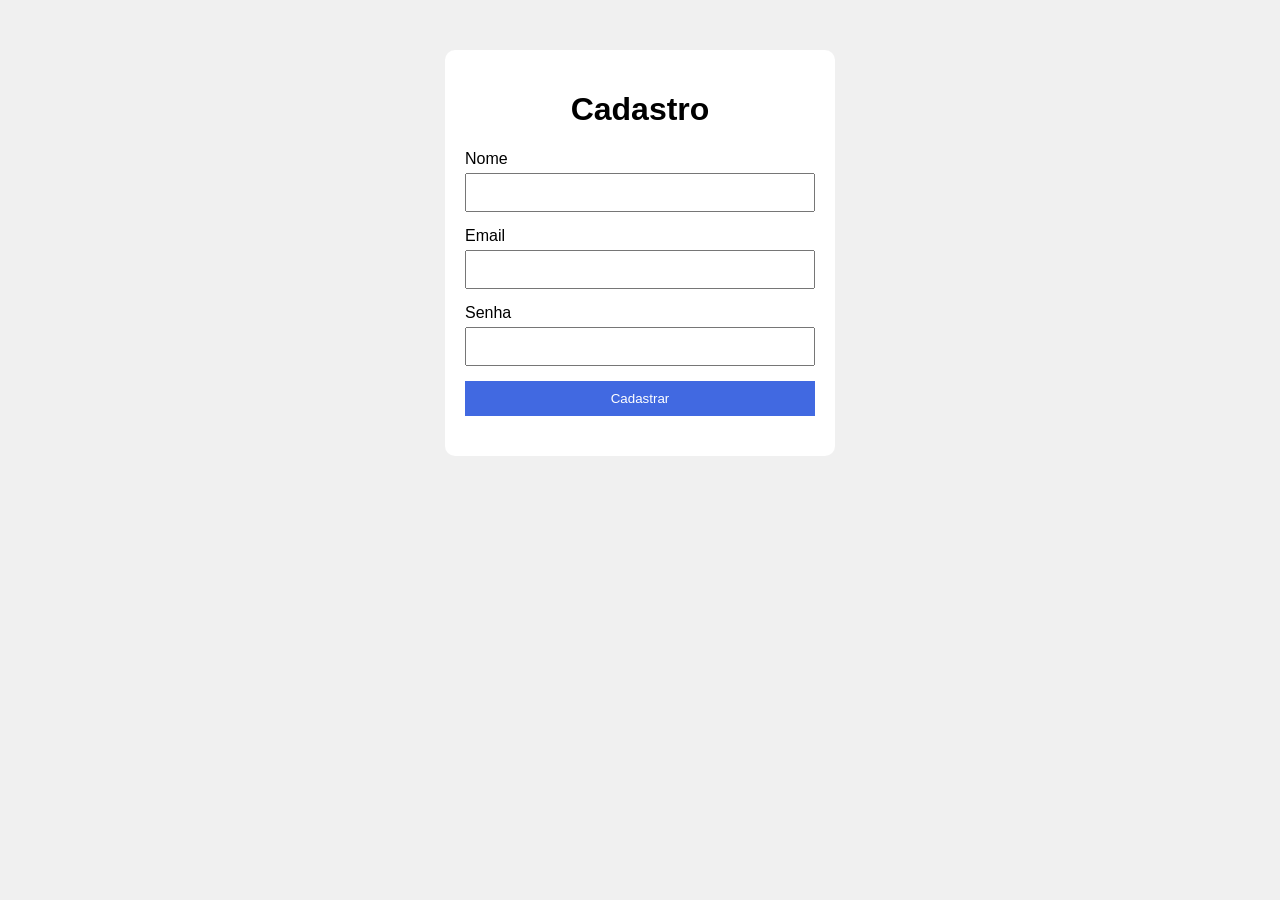
<file: index.html>
<!DOCTYPE html>
<html lang="pt-BR">
<head>
    <meta charset="UTF-8">
    <meta name="viewport" content="width=device-width, initial-scale=1.0">
    <title>Cadastro</title>

    <link rel="stylesheet" href="style.css">
    <script src="script.js" defer></script>
</head>
<body>

    <div class="container">

        <h1>Cadastro</h1>

        <form id="formCadastro">

            <ul>    

                <li>
                    <label for="nome">Nome</label>
                    <input type="text" id="nome" required>
                </li>

                <li>
                    <label for="email">Email</label>
                    <input type="text" id="email" required>
                </li>

                <li>
                    <label for="senha">Senha</label> 
                    <input type="password" id="senha" required> 
                </li>

                <li>
                    <button type="submit">
                        Cadastrar
                    </button>
                </li>

            </ul>

        </form>

        <p id="mensagem"></p>

    </div>

</body>
</html>
</file>
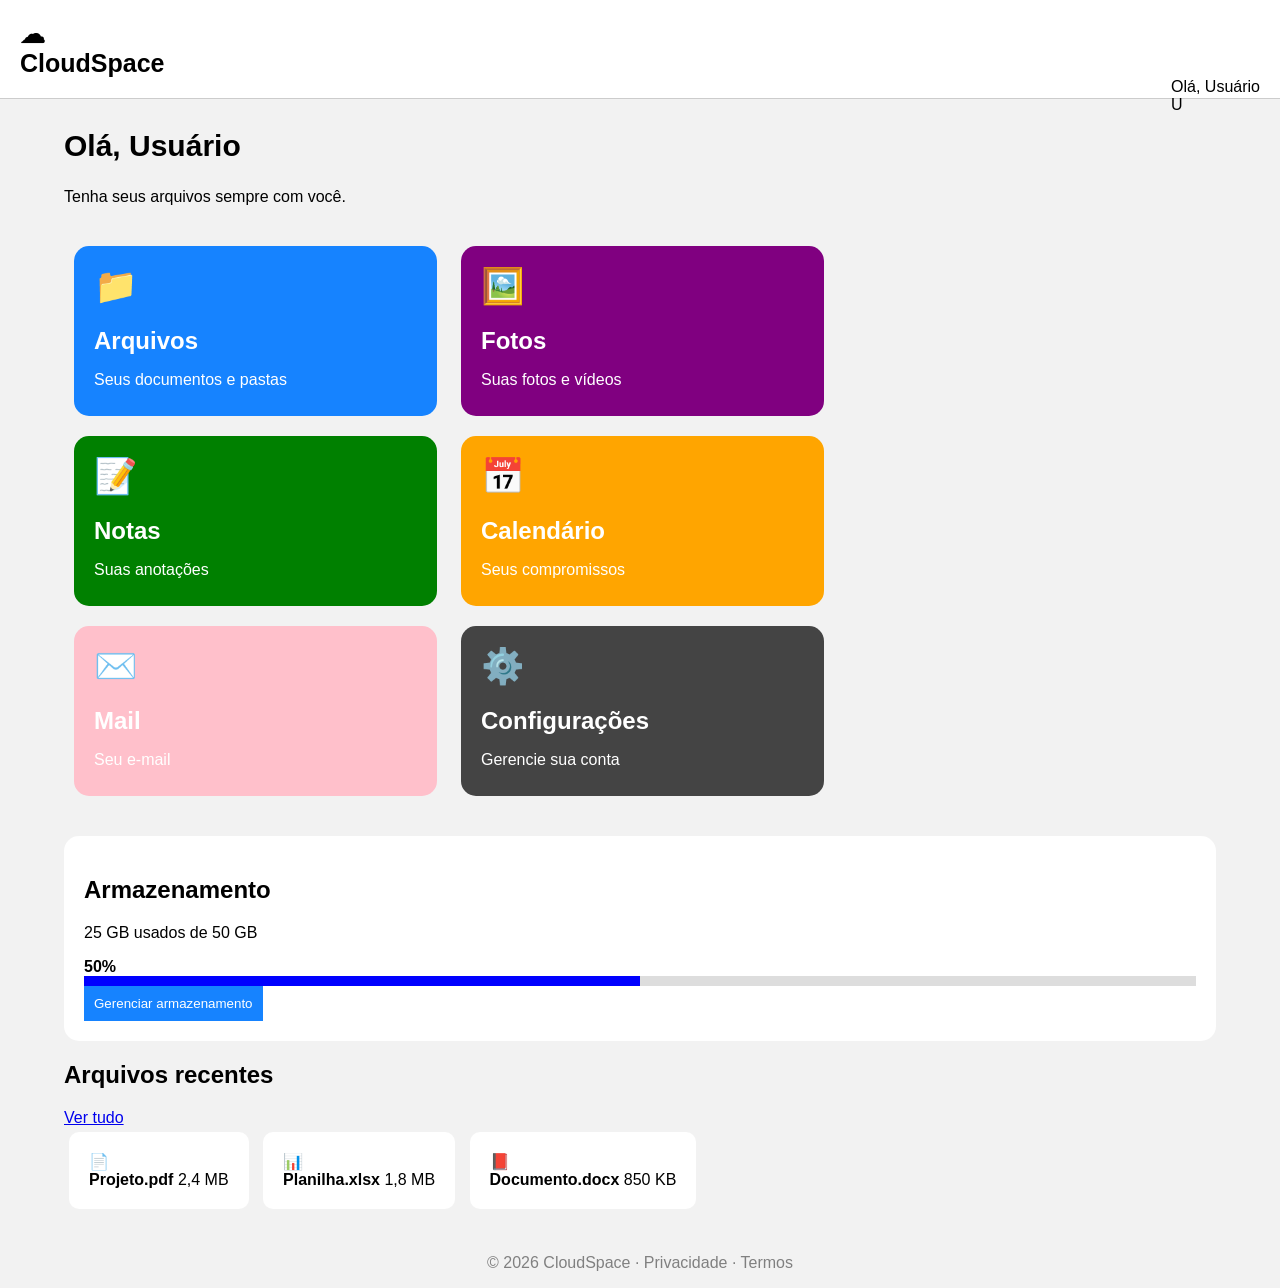
<file: 13-08-2026/index.html>
<!DOCTYPE html>
<html lang="pt-BR">
<head>
  <meta charset="UTF-8">
  <meta name="viewport" content="width=device-width, initial-scale=1.0">
  <title>CloudSpace</title>
  <link rel="stylesheet" href="style.css">
</head>
<body>

  <header class="topbar">
    <div class="logo">
      <div class="cloud">☁</div>
      <span>CloudSpace</span>
    </div>

    <div class="user">
      <span>Olá, Usuário</span>
      <div class="avatar">U</div>
    </div>
  </header>

  <main class="container">

    <section class="welcome">
      <h1>Olá, Usuário</h1>
      <p>Tenha seus arquivos sempre com você.</p>
    </section>

    <section class="apps">

      <a href="#" class="app-card blue">
        <div class="app-icon">📁</div>
        <h2>Arquivos</h2>
        <p>Seus documentos e pastas</p>
      </a>

      <a href="#" class="app-card purple">
        <div class="app-icon">🖼️</div>
        <h2>Fotos</h2>
        <p>Suas fotos e vídeos</p>
      </a>

      <a href="#" class="app-card green">
        <div class="app-icon">📝</div>
        <h2>Notas</h2>
        <p>Suas anotações</p>
      </a>

      <a href="#" class="app-card orange">
        <div class="app-icon">📅</div>
        <h2>Calendário</h2>
        <p>Seus compromissos</p>
      </a>

      <a href="#" class="app-card pink">
        <div class="app-icon">✉️</div>
        <h2>Mail</h2>
        <p>Seu e-mail</p>
      </a>

      <a href="#" class="app-card dark">
        <div class="app-icon">⚙️</div>
        <h2>Configurações</h2>
        <p>Gerencie sua conta</p>
      </a>

    </section>

    <section class="storage">
      <div class="storage-info">
        <div>
          <h2>Armazenamento</h2>
          <p>25 GB usados de 50 GB</p>
        </div>

        <strong>50%</strong>
      </div>

      <div class="progress">
        <div class="progress-bar"></div>
      </div>

      <button>Gerenciar armazenamento</button>
    </section>

    <section class="recent">
      <div class="section-title">
        <h2>Arquivos recentes</h2>
        <a href="#">Ver tudo</a>
      </div>

      <div class="files">

        <div class="file">
          <div class="file-icon blue-file">📄</div>
          <div>
            <strong>Projeto.pdf</strong>
            <span>2,4 MB</span>
          </div>
        </div>

        <div class="file">
          <div class="file-icon green-file">📊</div>
          <div>
            <strong>Planilha.xlsx</strong>
            <span>1,8 MB</span>
          </div>
        </div>

        <div class="file">
          <div class="file-icon red-file">📕</div>
          <div>
            <strong>Documento.docx</strong>
            <span>850 KB</span>
          </div>
        </div>

      </div>
    </section>

  </main>

  <footer>
    <p>© 2026 CloudSpace · Privacidade · Termos</p>
  </footer>

</body>
</html>
</file>
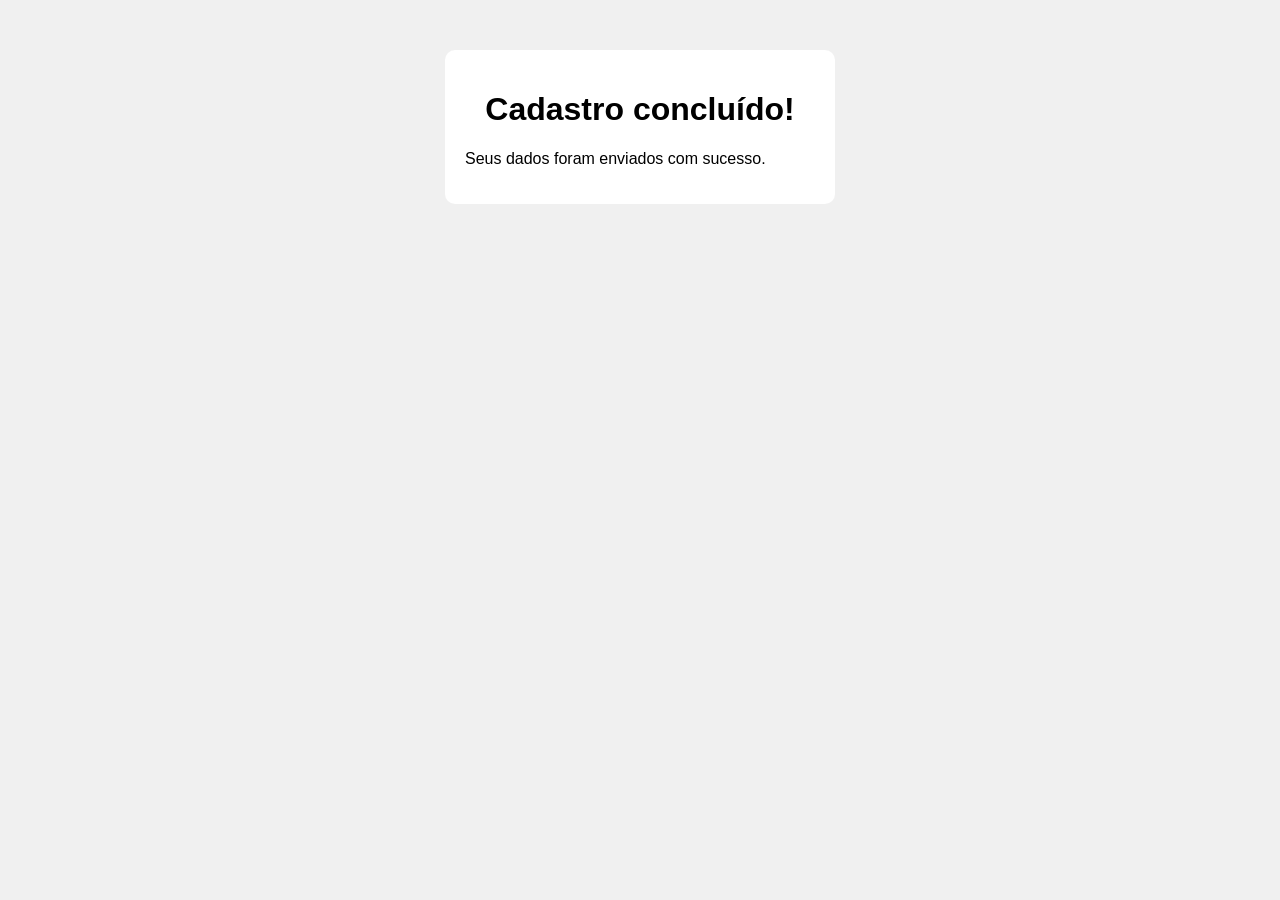
<file: sucesso.html>
<!DOCTYPE html>
<html lang="pt-BR">
<head>
    <meta charset="UTF-8">
    <meta name="viewport" content="width=device-width, initial-scale=1.0">
    <title>Sucesso</title>

    <link rel="stylesheet" href="style.css">
</head>
<body>

    <div class="container">

        <h1>Cadastro concluído!</h1>

        <p>
            Seus dados foram enviados com sucesso.
        </p>

    </div>

</body>
</html>
</file>
<file: style.css>
body {
    background-color: #f0f0f0;
    font-family: Arial;
}

.container {
    width: 350px;
    margin: 50px auto;
    background-color: white;
    padding: 20px;
    border-radius: 10px;
}

h1 {
    text-align: center;
}

ul {
    list-style: none;
    padding: 0;
}

li {
    margin-bottom: 15px;
}

label {
    display: block;
    margin-bottom: 5px;
}

input {
    width: 100%;
    padding: 10px;
    box-sizing: border-box;
}

button {
    width: 100%;
    padding: 10px;
    border: none;
    background-color: royalblue;
    color: white;
}

button:hover{
    background-color: darkblue;
}

#mensagem{
    margin-top: 20px;
    text-align: center;
    font-weight: bold;
}
</file>
<file: 13-08-2026/style.css>
body {
    font-family: Arial;
    background: #f2f2f2;
    margin: 0;
}

header {
    background: white;
    padding: 20px;
    border-bottom: 1px solid #ccc;
}

.logo {
    font-size: 25px;
    font-weight: bold;
}

.user {
    float: right;
}

main {
    width: 90%;
    margin: 30px auto;
}

h1 {
    font-size: 30px;
}

.apps {
    margin-top: 30px;
}

.app-card {
    display: inline-block;
    width: 28%;
    height: 130px;
    margin: 10px;
    padding: 20px;
    color: white;
    border-radius: 15px;
    text-decoration: none;
}

.app-icon {
    font-size: 35px;
}

.app-card h2 {
    margin-bottom: 5px;
}

.blue {
    background: #1683ff;
}

.purple {
    background: purple;
}

.green {
    background: green;
}

.orange {
    background: orange;
}

.pink {
    background: pink;
}

.dark {
    background: #444;
}

.storage {
    background: white;
    margin-top: 30px;
    padding: 20px;
    border-radius: 15px;
}

.progress {
    background: #ddd;
    height: 10px;
}

.progress-bar {
    background: blue;
    width: 50%;
    height: 10px;
}

button {
    background: #1683ff;
    color: white;
    border: 0;
    padding: 10px;
}

.file {
    display: inline-block;
    background: white;
    padding: 20px;
    margin: 5px;
    border-radius: 10px;
}

footer {
    text-align: center;
    margin-top: 40px;
    color: gray;
}
</file>
